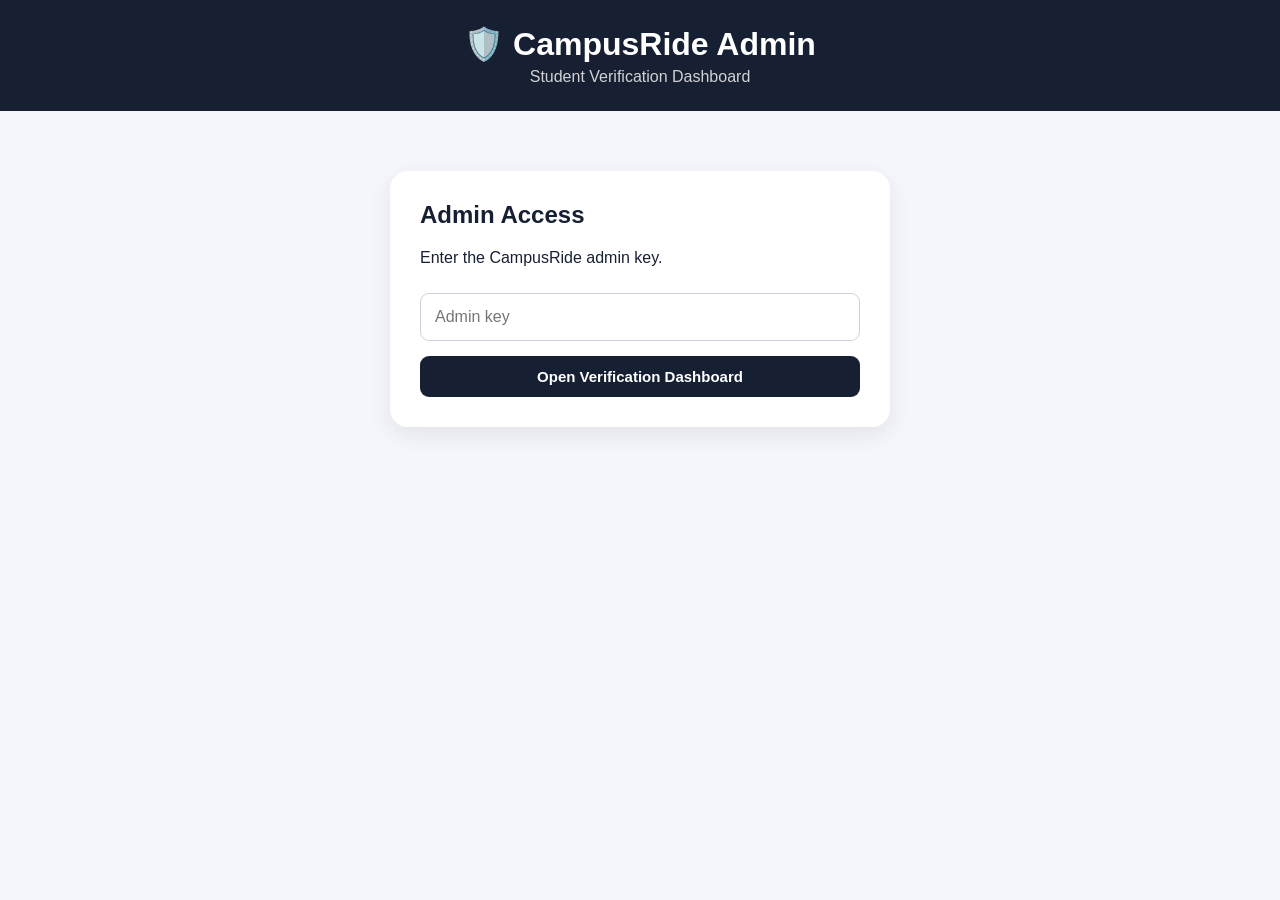
<file: static/admin.html>
<!DOCTYPE html>
<html lang="en">

<head>

    <meta charset="UTF-8">

    <meta
        name="viewport"
        content="width=device-width, initial-scale=1.0"
    >

    <title>CampusRide Admin</title>

    <style>

        * {
            box-sizing: border-box;
        }

        body {
            margin: 0;
            font-family: Arial, sans-serif;
            background: #f4f6fb;
            color: #172033;
        }

        .header {
            background: #172033;
            color: white;
            padding: 25px;
            text-align: center;
        }

        .header h1 {
            margin: 0 0 5px;
        }

        .header p {
            margin: 0;
            opacity: 0.8;
        }

        .container {
            max-width: 1100px;
            margin: 30px auto;
            padding: 0 20px;
        }

        .login-box {
            max-width: 500px;
            margin: 60px auto;
            background: white;
            padding: 30px;
            border-radius: 18px;
            box-shadow: 0 8px 25px rgba(0,0,0,0.08);
        }

        .login-box h2 {
            margin-top: 0;
        }

        input {
            width: 100%;
            padding: 14px;
            border: 1px solid #ccd2dc;
            border-radius: 9px;
            font-size: 16px;
            margin: 10px 0 15px;
        }

        button {
            border: none;
            border-radius: 9px;
            padding: 12px 18px;
            font-size: 15px;
            font-weight: bold;
            cursor: pointer;
        }

        .primary {
            width: 100%;
            background: #172033;
            color: white;
        }

        .approve {
            background: #198754;
            color: white;
        }

        .reject {
            background: #dc3545;
            color: white;
        }

        .document {
            background: #e8edf5;
            color: #172033;
            margin-right: 8px;
            margin-bottom: 8px;
        }

        .user-card {
            background: white;
            border-radius: 18px;
            padding: 25px;
            margin-bottom: 25px;
            box-shadow: 0 5px 20px rgba(0,0,0,0.07);
        }

        .user-card h2 {
            margin-top: 0;
        }

        .info {
            line-height: 1.8;
        }

        .documents {
            margin-top: 20px;
        }

        .actions {
            margin-top: 20px;
            display: flex;
            gap: 10px;
        }

        .message {
            margin-top: 15px;
            padding: 12px;
            border-radius: 8px;
            display: none;
        }

        .error {
            display: block;
            background: #fdecec;
            color: #b91c1c;
        }

        .success {
            display: block;
            background: #e8f8ed;
            color: #166534;
        }

        .empty {
            background: white;
            padding: 30px;
            text-align: center;
            border-radius: 18px;
        }

    </style>

</head>


<body>

    <div class="header">

        <h1>🛡️ CampusRide Admin</h1>

        <p>Student Verification Dashboard</p>

    </div>


    <!-- ADMIN LOGIN -->

    <div
        id="adminLogin"
        class="login-box"
    >

        <h2>Admin Access</h2>

        <p>
            Enter the CampusRide admin key.
        </p>

        <input
            id="adminKey"
            type="password"
            placeholder="Admin key"
        >

        <button
            class="primary"
            onclick="loginAdmin()"
        >
            Open Verification Dashboard
        </button>

        <div
            id="loginMessage"
            class="message"
        ></div>

    </div>


    <!-- DASHBOARD -->

    <div
        id="dashboard"
        class="container"
        style="display:none;"
    >

        <h2>
            Pending Registrations
        </h2>

        <div id="users">
            Loading...
        </div>

    </div>


<script>

    let adminKey = "";


    // =============================
    // ADMIN LOGIN
    // =============================

    async function loginAdmin() {

        adminKey =
            document
                .getElementById("adminKey")
                .value
                .trim();

        const message =
            document.getElementById("loginMessage");

        if (!adminKey) {

            message.className = "message error";

            message.textContent =
                "Please enter the admin key.";

            return;
        }


        try {

            const response =
                await fetch(
                    "/admin/pending-users",
                    {
                        headers: {
                            "X-Admin-Key": adminKey
                        }
                    }
                );


            if (!response.ok) {

                message.className =
                    "message error";

                message.textContent =
                    "Invalid admin key.";

                return;
            }


            document
                .getElementById("adminLogin")
                .style.display = "none";

            document
                .getElementById("dashboard")
                .style.display = "block";


            const data =
                await response.json();

            displayUsers(data.users);


        } catch (error) {

            message.className =
                "message error";

            message.textContent =
                "Cannot connect to CampusRide server.";

        }

    }


    // =============================
    // DISPLAY USERS
    // =============================

    function displayUsers(users) {

        const container =
            document.getElementById("users");

        container.innerHTML = "";


        if (users.length === 0) {

            container.innerHTML = `
                <div class="empty">
                    <h2>🎉 No pending registrations</h2>
                    <p>All student registrations have been processed.</p>
                </div>
            `;

            return;
        }


        users.forEach(user => {

            const card =
                document.createElement("div");

            card.className = "user-card";


            card.innerHTML = `

                <h2>
                    ${escapeHtml(user.name)}
                </h2>

                <div class="info">

                    <strong>Student ID:</strong>
                    ${escapeHtml(user.student_id)}
                    <br>

                    <strong>WhatsApp:</strong>
                    ${escapeHtml(user.whatsapp)}
                    <br>

                    <strong>Role:</strong>
                    ${escapeHtml(user.role)}
                    <br>

                    <strong>Registered:</strong>
                    ${escapeHtml(user.created_at)}

                </div>


                <div class="documents">

                    <h3>Verification Documents</h3>

                    <button
                        class="document"
                        onclick="viewDocument(
                            ${user.id},
                            'id_card'
                        )"
                    >
                        🪪 View ID Card
                    </button>

                    <button
                        class="document"
                        onclick="viewDocument(
                            ${user.id},
                            'admission_slip'
                        )"
                    >
                        📄 View Admission Slip
                    </button>

                    <button
                        class="document"
                        onclick="viewDocument(
                            ${user.id},
                            'passport_photo'
                        )"
                    >
                        📷 View Passport Photo
                    </button>

                </div>


                <div class="actions">

                    <button
                        class="approve"
                        onclick="approveUser(${user.id})"
                    >
                        ✅ Approve
                    </button>

                    <button
                        class="reject"
                        onclick="rejectUser(${user.id})"
                    >
                        ❌ Reject
                    </button>

                </div>

            `;


            container.appendChild(card);

        });

    }


    // =============================
    // VIEW DOCUMENT
    // =============================

    async function viewDocument(
        userId,
        documentType
    ) {

        try {

            const response =
                await fetch(
                    `/admin/document/${userId}/${documentType}`,
                    {
                        headers: {
                            "X-Admin-Key": adminKey
                        }
                    }
                );


            if (!response.ok) {

                alert("Could not open document.");

                return;
            }


            const blob =
                await response.blob();

            const url =
                URL.createObjectURL(blob);


            window.open(url, "_blank");

        } catch (error) {

            alert("Could not open document.");

        }

    }


    // =============================
    // APPROVE
    // =============================

    async function approveUser(userId) {

        if (
            !confirm(
                "Approve this student?"
            )
        ) {
            return;
        }


        const response =
            await fetch(
                `/admin/approve/${userId}`,
                {
                    method: "POST",
                    headers: {
                        "X-Admin-Key": adminKey
                    }
                }
            );


        const data =
            await response.json();


        if (!response.ok) {

            alert(
                data.detail ||
                "Could not approve user."
            );

            return;
        }


        alert(
            "Student approved successfully!"
        );


        loadPendingUsers();

    }


    // =============================
    // REJECT
    // =============================

    async function rejectUser(userId) {

        if (
            !confirm(
                "Reject this registration?"
            )
        ) {
            return;
        }


        const response =
            await fetch(
                `/admin/reject/${userId}`,
                {
                    method: "POST",
                    headers: {
                        "X-Admin-Key": adminKey
                    }
                }
            );


        const data =
            await response.json();


        if (!response.ok) {

            alert(
                data.detail ||
                "Could not reject user."
            );

            return;
        }


        alert(
            "Registration rejected."
        );


        loadPendingUsers();

    }


    // =============================
    // RELOAD
    // =============================

    async function loadPendingUsers() {

        const response =
            await fetch(
                "/admin/pending-users",
                {
                    headers: {
                        "X-Admin-Key": adminKey
                    }
                }
            );


        const data =
            await response.json();


        displayUsers(data.users);

    }


    // =============================
    // HTML SAFETY
    // =============================

    function escapeHtml(value) {

        return String(value)
            .replace(/&/g, "&amp;")
            .replace(/</g, "&lt;")
            .replace(/>/g, "&gt;")
            .replace(/"/g, "&quot;")
            .replace(/'/g, "&#039;");

    }

</script>

</body>

</html>
</file>
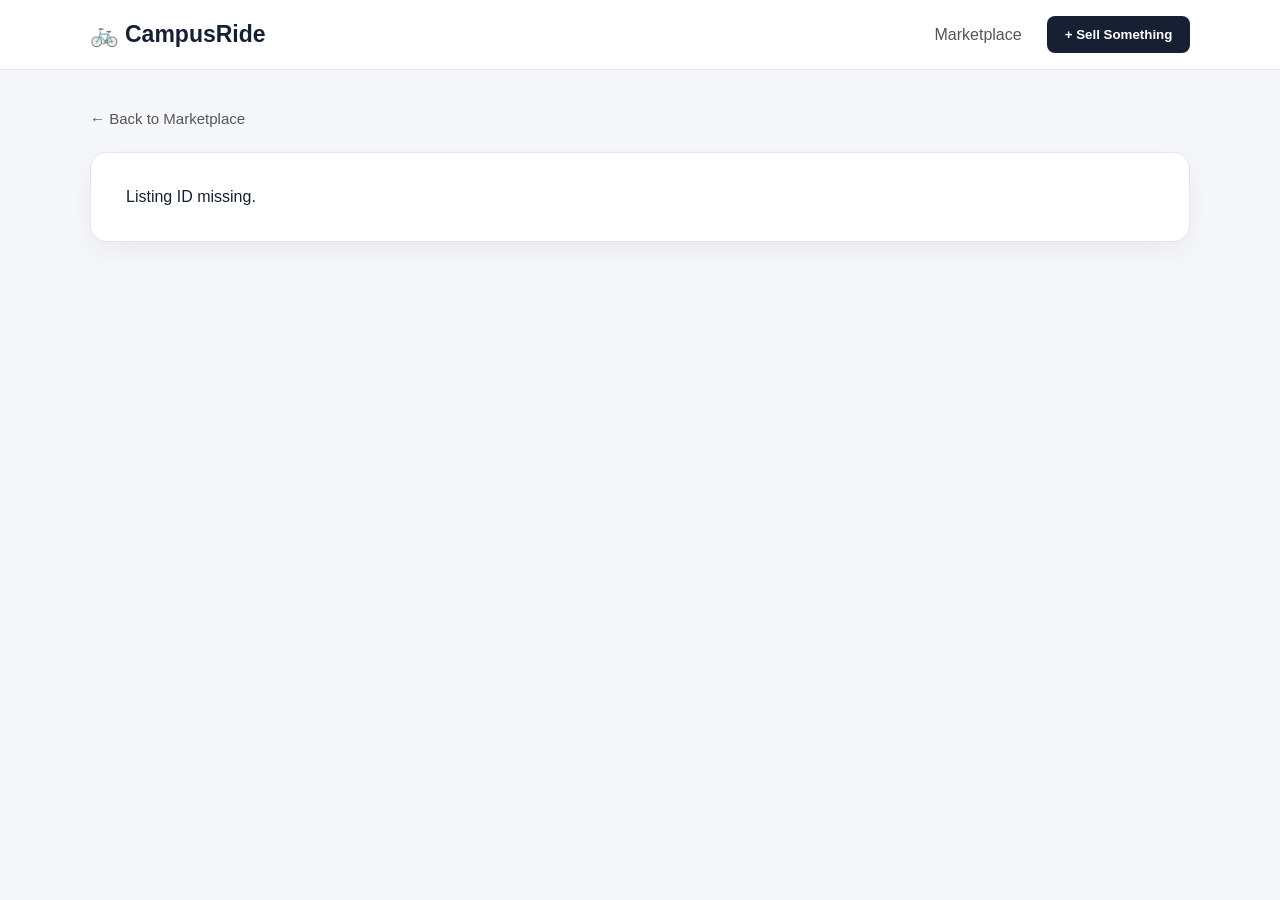
<file: static/listing.html>
<!DOCTYPE html>
<html lang="en">

<head>
    <meta charset="UTF-8">

    <meta name="viewport"
          content="width=device-width, initial-scale=1.0">

    <title>Listing | CampusRide</title>

    <link rel="stylesheet"
          href="/static/style.css">
</head>


<body>

    <!-- NAVBAR -->

    <nav class="navbar">

        <div class="logo">
            🚲 CampusRide
        </div>

        <div class="nav-links">

            <a href="/">
                Marketplace
            </a>

            <a href="/seller.html" id="sellerLink" style="display: none;">
                Seller Dashboard
            </a>

            <button class="sell-btn" onclick="window.location.href='/sell.html'">
                + Sell Something
            </button>

        </div>

    </nav>


    <!-- LISTING -->

    <main class="details-container">

        <button
            class="back-btn"
            onclick="history.back()">

            ← Back to Marketplace

        </button>


        <div
            id="listingDetails"
            class="listing-details">

            <p>Loading listing...</p>

        </div>

    </main>


    <script src="/static/auth.js"></script>
    <script>
        const params = new URLSearchParams(window.location.search);
        const listingId = params.get("id");
        let currentListing = null;

        function escapeHtml(value) {
            if (value === null || value === undefined) return "";
            return String(value)
                .replace(/&/g, "&amp;")
                .replace(/</g, "&lt;")
                .replace(/>/g, "&gt;")
                .replace(/"/g, "&quot;")
                .replace(/'/g, "&#039;");
        }

        function getSenderName() {
            const user = (typeof getCurrentUser === "function") ? getCurrentUser() : null;
            if (!user) return "Buyer";
            if (currentListing && user.student_id === currentListing.seller_student_id) {
                return `${user.name} (Seller)`;
            }
            return user.name;
        }

        async function loadMessages() {
            if (!listingId) return;
            const container = document.getElementById("messages");
            if (!container) return;

            try {
                const response = await fetch(`/messages/${listingId}`);
                if (!response.ok) return;
                const messages = await response.json();

                if (messages.length === 0) {
                    container.innerHTML = `
                        <p class="no-messages" style="color:#777; text-align:center; padding:20px;">
                            No messages yet. Start the conversation!
                        </p>
                    `;
                    return;
                }

                const user = (typeof getCurrentUser === "function") ? getCurrentUser() : null;

                container.innerHTML = messages.map(msg => {
                    const isSeller = msg.sender.includes("(Seller)");
                    const isMe = user && (msg.sender === user.name || msg.sender === `${user.name} (Seller)`);

                    return `
                        <div class="message ${isMe ? "buyer-message" : "seller-message"}">
                            <strong>${escapeHtml(msg.sender)}</strong>
                            <p>${escapeHtml(msg.message)}</p>
                            ${
                                msg.offer_price
                                ? `<div style="margin-top:6px; font-weight:bold; color:#166534;">
                                    💰 Offer: ₹${Number(msg.offer_price).toLocaleString("en-IN")}
                                   </div>`
                                : ""
                            }
                        </div>
                    `;
                }).join("");

                container.scrollTop = container.scrollHeight;
            } catch (error) {
                console.error("Error loading messages:", error);
            }
        }

        async function sendMessage() {
            const input = document.getElementById("messageInput");
            if (!input) return;
            const message = input.value.trim();
            if (!message) return;

            const sender = getSenderName();

            try {
                const response = await fetch("/messages", {
                    method: "POST",
                    headers: { "Content-Type": "application/json" },
                    body: JSON.stringify({
                        listing_id: Number(listingId),
                        sender: sender,
                        message: message,
                        offer_price: null
                    })
                });

                if (!response.ok) {
                    throw new Error("Failed to send message");
                }

                input.value = "";
                await loadMessages();
            } catch (error) {
                console.error(error);
                alert("Could not send message.");
            }
        }

        async function sendOffer() {
            const input = document.getElementById("offerInput");
            if (!input) return;
            const offer = Number(input.value);

            if (!offer || offer <= 0) {
                alert("Please enter a valid offer.");
                return;
            }

            const sender = getSenderName();

            try {
                const response = await fetch("/messages", {
                    method: "POST",
                    headers: { "Content-Type": "application/json" },
                    body: JSON.stringify({
                        listing_id: Number(listingId),
                        sender: sender,
                        message: `Offered ₹${offer.toLocaleString("en-IN")}`,
                        offer_price: offer
                    })
                });

                if (!response.ok) {
                    throw new Error("Failed to send offer");
                }

                input.value = "";
                await loadMessages();
                alert(`Offer of ₹${offer.toLocaleString("en-IN")} sent to seller!`);
            } catch (error) {
                console.error(error);
                alert("Could not send offer.");
            }
        }

        async function loadListing() {
            if (!listingId) {
                document.getElementById("listingDetails").innerHTML =
                    "<p>Listing ID missing.</p>";
                return;
            }

            try {
                const response = await fetch(`/listings/${listingId}`);
                if (!response.ok) {
                    throw new Error("Listing not found");
                }

                const item = await response.json();
                currentListing = item;
                displayListing(item);
            } catch (error) {
                document.getElementById("listingDetails").innerHTML = `
                    <div class="error">
                        <h2>Listing not found</h2>
                        <p>This listing may have been removed or does not exist.</p>
                    </div>
                `;
            }
        }

        function displayListing(item) {
            let emoji = "📦";
            if (item.category === "Cycle") emoji = "🚲";
            if (item.category === "Bike") emoji = "🏍️";
            if (item.category === "Scooty") emoji = "🛵";

            const imageContent = (item.image_url && item.image_url.trim() !== "")
                ? `<img src="${escapeHtml(item.image_url)}" alt="${escapeHtml(item.title)}" class="listing-photo" style="width:100%; height:100%; object-fit:contain; border-radius:14px;">`
                : emoji;

            document.getElementById("listingDetails").innerHTML = `
                <div class="details-image" style="overflow:hidden;">
                    ${imageContent}
                </div>

                <div class="details-info">
                    <div class="card-category">
                        ${escapeHtml(item.category)}
                    </div>

                    <h1>
                        ${escapeHtml(item.title)}
                    </h1>

                    <div class="details-price">
                        ₹${Number(item.price).toLocaleString("en-IN")}
                    </div>

                    <div class="info-grid">
                        <div class="info-box">
                            <span>CONDITION</span>
                            <strong>${escapeHtml(item.condition || "Used")}</strong>
                        </div>

                        <div class="info-box">
                            <span>PURCHASED</span>
                            <strong>${escapeHtml(item.purchase_date || "N/A")}</strong>
                        </div>
                    </div>

                    <div class="description">
                        <h3>Description</h3>
                        <p>${escapeHtml(item.description || "No description provided.")}</p>
                    </div>

                    <div class="seller-box">
                        <h3>Seller Information</h3>
                        <p>👤 <strong>Seller:</strong> ${escapeHtml(item.seller_name || "Campus Student")}</p>
                        <p>📍 <strong>Hostel:</strong> ${escapeHtml(item.hostel || "Pondicherry University")}</p>
                        <p>📱 <strong>WhatsApp:</strong> ${escapeHtml(item.whatsapp || "N/A")}</p>
                    </div>

                    <div class="action-buttons">
                        <button class="chat-btn" onclick="startChat()">
                            💬 Chat with Seller
                        </button>

                        <button class="whatsapp-btn" onclick="openWhatsApp('${escapeHtml(item.whatsapp)}')">
                            📱 WhatsApp Seller
                        </button>
                    </div>

                    <!-- CHAT WITH SELLER -->
                    <div class="chat-box">
                        <h2>💬 Discussion & Offers</h2>
                        <div id="messages" class="messages">
                            <p style="color:#777;">Loading messages...</p>
                        </div>

                        <div class="chat-input">
                            <input
                                id="messageInput"
                                type="text"
                                placeholder="Ask a question or reply..."
                                onkeydown="if(event.key==='Enter') sendMessage()"
                            >
                            <button onclick="sendMessage()">Send</button>
                        </div>
                    </div>

                    <!-- MAKE AN OFFER -->
                    <div class="offer-box">
                        <h2>💰 Make an Offer</h2>
                        <p>Think the price is negotiable? Propose an offer to the seller.</p>

                        <div class="offer-input">
                            <span>₹</span>
                            <input
                                id="offerInput"
                                type="number"
                                placeholder="Enter your offer"
                                onkeydown="if(event.key==='Enter') sendOffer()"
                            >
                            <button onclick="sendOffer()">Send Offer</button>
                        </div>
                    </div>
                </div>
            `;
        }

        function openWhatsApp(number) {
            const message = "Hi, I'm interested in your listing on CampusRide.";
            const url = `https://wa.me/${number}?text=${encodeURIComponent(message)}`;
            window.open(url, "_blank");
        }

        function startChat() {
            const chatBox = document.querySelector(".chat-box");
            if (chatBox) {
                chatBox.scrollIntoView({ behavior: "smooth" });
                const input = document.getElementById("messageInput");
                if (input) input.focus();
            }
        }

        async function init() {
            await loadListing();
            await loadMessages();

            if (typeof getCurrentUser === "function") {
                const user = getCurrentUser();
                if (user && user.role === "seller") {
                    const sellerLink = document.getElementById("sellerLink");
                    if (sellerLink) sellerLink.style.display = "inline-block";
                }
            }
        }

        init();
    </script>

</body>

</html>
</file>
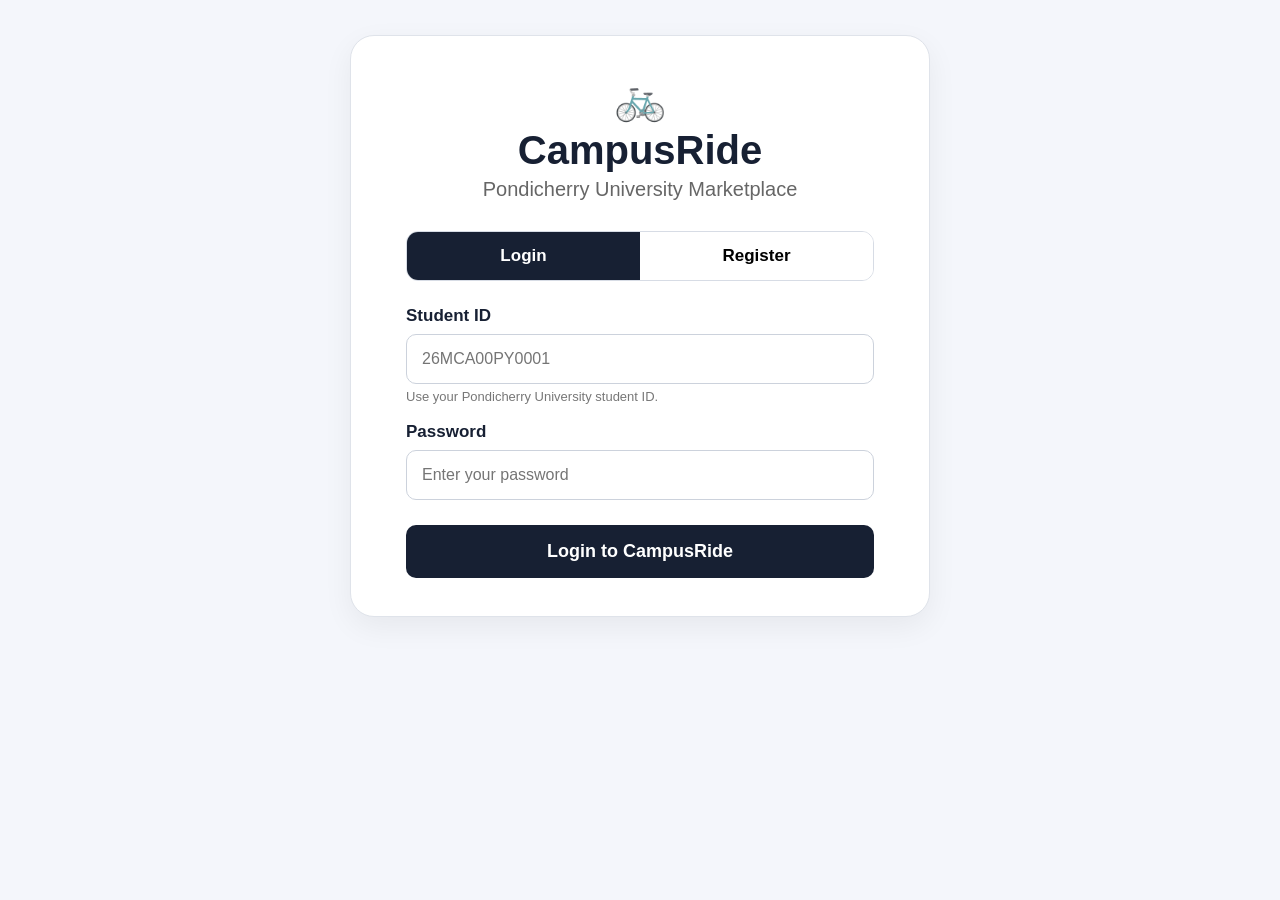
<file: static/login.html>
<!DOCTYPE html>
<html lang="en">
<head>
    <meta charset="UTF-8">
    <meta name="viewport" content="width=device-width, initial-scale=1.0">

    <title>CampusRide - Login</title>

    <style>
        * {
            box-sizing: border-box;
        }

        body {
            margin: 0;
            font-family: Arial, sans-serif;
            background: #f4f6fb;
            color: #172033;
        }

        .container {
            width: 100%;
            max-width: 580px;
            margin: 35px auto;
            background: white;
            border: 1px solid #dfe3ea;
            border-radius: 24px;
            padding: 38px 55px;
            box-shadow: 0 10px 30px rgba(0,0,0,0.06);
        }

        .logo {
            text-align: center;
            margin-bottom: 30px;
        }

        .logo .bike {
            font-size: 42px;
        }

        .logo h1 {
            margin: 5px 0;
            font-size: 40px;
        }

        .logo p {
            margin: 0;
            color: #666;
            font-size: 20px;
        }

        .tabs {
            display: flex;
            margin-bottom: 25px;
            border: 1px solid #d7dce5;
            border-radius: 12px;
            overflow: hidden;
        }

        .tab {
            flex: 1;
            padding: 14px;
            border: none;
            background: white;
            font-size: 17px;
            font-weight: bold;
            cursor: pointer;
        }

        .tab.active {
            background: #172033;
            color: white;
        }

        .form-section {
            display: none;
        }

        .form-section.active {
            display: block;
        }

        label {
            display: block;
            font-weight: bold;
            font-size: 17px;
            margin: 18px 0 8px;
        }

        input,
        select {
            width: 100%;
            padding: 15px;
            border: 1px solid #ccd2dc;
            border-radius: 10px;
            font-size: 16px;
            outline: none;
        }

        input:focus,
        select:focus {
            border-color: #172033;
        }

        .hint {
            font-size: 13px;
            color: #777;
            margin-top: 5px;
        }

        .role-container {
            display: flex;
            gap: 12px;
        }

        .role-button {
            flex: 1;
            padding: 15px;
            border: 1px solid #ccd2dc;
            border-radius: 10px;
            background: white;
            cursor: pointer;
            font-size: 16px;
        }

        .role-button.active {
            background: #172033;
            color: white;
        }

        .submit-button {
            width: 100%;
            margin-top: 25px;
            padding: 16px;
            background: #172033;
            color: white;
            border: none;
            border-radius: 10px;
            font-size: 18px;
            font-weight: bold;
            cursor: pointer;
        }

        .submit-button:hover {
            opacity: 0.9;
        }

        .message {
            display: none;
            padding: 13px;
            border-radius: 10px;
            margin-top: 18px;
            font-weight: bold;
        }

        .success {
            display: block;
            background: #e8f8ed;
            color: #166534;
        }

        .error {
            display: block;
            background: #fdecec;
            color: #b91c1c;
        }

        .pending {
            display: block;
            background: #fff7df;
            color: #92400e;
        }

        .file-label {
            margin-top: 18px;
        }

        .back {
            display: block;
            text-align: center;
            margin-top: 20px;
            color: #172033;
            text-decoration: none;
        }

        .required {
            color: red;
        }

        @media(max-width: 650px) {
            .container {
                margin: 15px;
                padding: 30px 22px;
            }

            .logo h1 {
                font-size: 32px;
            }

            .logo p {
                font-size: 17px;
            }
        }
    </style>
</head>

<body>

<div class="container">

    <div class="logo">
        <div class="bike">🚲</div>
        <h1>CampusRide</h1>
        <p>Pondicherry University Marketplace</p>
    </div>

    <!-- LOGIN / REGISTER TABS -->

    <div class="tabs">
        <button class="tab active" onclick="showSection('login')">
            Login
        </button>

        <button class="tab" onclick="showSection('register')">
            Register
        </button>
    </div>


    <!-- ================= LOGIN ================= -->

    <div id="loginSection" class="form-section active">

        <form id="loginForm">

            <label>
                Student ID
            </label>

            <input
                type="text"
                id="loginStudentId"
                placeholder="26MCA00PY0001"
                required
            >

            <div class="hint">
                Use your Pondicherry University student ID.
            </div>


            <label>
                Password
            </label>

            <input
                type="password"
                id="loginPassword"
                placeholder="Enter your password"
                required
            >


            <button class="submit-button" type="submit">
                Login to CampusRide
            </button>

        </form>

        <div id="loginMessage" class="message"></div>

    </div>


    <!-- ================= REGISTER ================= -->

    <div id="registerSection" class="form-section">

        <form id="registerForm">

            <label>
                Your Name <span class="required">*</span>
            </label>

            <input
                type="text"
                id="registerName"
                name="name"
                placeholder="Enter your full name"
                required
            >


            <label>
                Student ID <span class="required">*</span>
            </label>

            <input
                type="text"
                id="registerStudentId"
                name="student_id"
                placeholder="26MCA00PY0001"
                required
            >

            <div class="hint">
                Allowed IDs: 26MCA00PY0001 to 26MCA00PY0081
            </div>


            <label>
                WhatsApp Number <span class="required">*</span>
            </label>

            <input
                type="tel"
                id="registerWhatsapp"
                name="whatsapp"
                placeholder="9876543210"
                required
            >


            <label>
                Password <span class="required">*</span>
            </label>

            <input
                type="password"
                id="registerPassword"
                name="password"
                placeholder="Minimum 6 characters"
                required
            >


            <label>
                Confirm Password <span class="required">*</span>
            </label>

            <input
                type="password"
                id="confirmPassword"
                placeholder="Enter password again"
                required
            >


            <label>
                I am a...
            </label>

            <div class="role-container">

                <button
                    type="button"
                    class="role-button active"
                    data-role="buyer"
                    onclick="selectRole('buyer')">
                    🛒 Buyer
                </button>

                <button
                    type="button"
                    class="role-button"
                    data-role="seller"
                    onclick="selectRole('seller')">
                    🏪 Seller
                </button>

            </div>

            <input
                type="hidden"
                id="role"
                name="role"
                value="buyer"
            >


            <label class="file-label">
                Student ID Card / Mesh Card <span class="required">*</span>
            </label>

            <input
                type="file"
                id="idCard"
                name="id_card"
                accept="image/jpeg,image/png,image/webp,application/pdf"
                required
            >

            <div class="hint">
                JPG, PNG, WEBP or PDF — maximum 5 MB
            </div>


            <label class="file-label">
                Admission Slip <span class="required">*</span>
            </label>

            <input
                type="file"
                id="admissionSlip"
                name="admission_slip"
                accept="image/jpeg,image/png,image/webp,application/pdf"
                required
            >

            <div class="hint">
                JPG, PNG, WEBP or PDF — maximum 5 MB
            </div>


            <label class="file-label">
                Passport Photo <span class="required">*</span>
            </label>

            <input
                type="file"
                id="passportPhoto"
                name="passport_photo"
                accept="image/jpeg,image/png,image/webp"
                required
            >

            <div class="hint">
                JPG, PNG or WEBP — maximum 5 MB
            </div>


            <button class="submit-button" type="submit">
                Submit Registration
            </button>

        </form>

        <div id="registerMessage" class="message"></div>

    </div>

</div>


<script>

    // =========================
    // SWITCH LOGIN / REGISTER
    // =========================

    function showSection(section) {

        const loginSection =
            document.getElementById("loginSection");

        const registerSection =
            document.getElementById("registerSection");

        const tabs =
            document.querySelectorAll(".tab");

        if (section === "login") {

            loginSection.classList.add("active");
            registerSection.classList.remove("active");

            tabs[0].classList.add("active");
            tabs[1].classList.remove("active");

        } else {

            loginSection.classList.remove("active");
            registerSection.classList.add("active");

            tabs[0].classList.remove("active");
            tabs[1].classList.add("active");

        }
    }


    // =========================
    // SELECT BUYER / SELLER
    // =========================

    let selectedRole = "buyer";

    function selectRole(role) {

        selectedRole = role;

        document.getElementById("role").value = role;

        document.querySelectorAll(".role-button")
            .forEach(button => {

                button.classList.remove("active");

                if (button.dataset.role === role) {
                    button.classList.add("active");
                }

            });
    }


    // =========================
    // STUDENT ID VALIDATION
    // =========================

    function validStudentId(studentId) {

        const pattern =
            /^26MCA00PY00(0[1-9]|[1-7][0-9]|81)$/;

        return pattern.test(studentId);
    }


    // =========================
    // LOGIN
    // =========================

    document
        .getElementById("loginForm")
        .addEventListener("submit", async function(event) {

            event.preventDefault();

            const studentId =
                document
                    .getElementById("loginStudentId")
                    .value
                    .trim()
                    .toUpperCase();

            const password =
                document
                    .getElementById("loginPassword")
                    .value;

            const message =
                document.getElementById("loginMessage");

            message.className = "message";
            message.textContent = "";

            if (!validStudentId(studentId)) {

                message.classList.add("error");

                message.textContent =
                    "Invalid student ID. Use 26MCA00PY0001 to 26MCA00PY0081.";

                return;
            }

            try {

                const response = await fetch("/login", {

                    method: "POST",

                    headers: {
                        "Content-Type": "application/json"
                    },

                    body: JSON.stringify({
                        student_id: studentId,
                        password: password
                    })

                });

                const data = await response.json();

                if (!response.ok) {

                    message.classList.add("error");

                    message.textContent =
                        data.detail || "Login failed.";

                    return;
                }


                // Save logged-in user

                localStorage.setItem(
                    "campusUser",
                    JSON.stringify(data.user)
                );


                message.classList.add("success");

                message.textContent =
                    "Login successful! Redirecting...";


                setTimeout(() => {

                    if (data.user.role === "seller") {

                        window.location.href =
                            "/seller.html";

                    } else {

                        window.location.href =
                            "/";

                    }

                }, 700);


            } catch (error) {

                message.classList.add("error");

                message.textContent =
                    "Cannot connect to CampusRide server.";

            }

        });


    // =========================
    // REGISTER
    // =========================

    document
        .getElementById("registerForm")
        .addEventListener("submit", async function(event) {

            event.preventDefault();

            const message =
                document.getElementById("registerMessage");

            message.className = "message";
            message.textContent = "";


            const studentId =
                document
                    .getElementById("registerStudentId")
                    .value
                    .trim()
                    .toUpperCase();

            const password =
                document
                    .getElementById("registerPassword")
                    .value;

            const confirmPassword =
                document
                    .getElementById("confirmPassword")
                    .value;


            // Student ID check

            if (!validStudentId(studentId)) {

                message.classList.add("error");

                message.textContent =
                    "Invalid student ID. Use 26MCA00PY0001 to 26MCA00PY0081.";

                return;
            }


            // Password check

            if (password.length < 6) {

                message.classList.add("error");

                message.textContent =
                    "Password must be at least 6 characters.";

                return;
            }


            if (password !== confirmPassword) {

                message.classList.add("error");

                message.textContent =
                    "Passwords do not match.";

                return;
            }


            // Create multipart form

            const formData =
                new FormData();

            formData.append(
                "name",
                document.getElementById("registerName").value.trim()
            );

            formData.append(
                "student_id",
                studentId
            );

            formData.append(
                "whatsapp",
                document.getElementById("registerWhatsapp").value.trim()
            );

            formData.append(
                "password",
                password
            );

            formData.append(
                "role",
                selectedRole
            );

            formData.append(
                "id_card",
                document.getElementById("idCard").files[0]
            );

            formData.append(
                "admission_slip",
                document.getElementById("admissionSlip").files[0]
            );

            formData.append(
                "passport_photo",
                document.getElementById("passportPhoto").files[0]
            );


            try {

                const response =
                    await fetch("/register", {

                        method: "POST",

                        body: formData

                    });


                const data =
                    await response.json();


                if (!response.ok) {

                    message.classList.add("error");

                    message.textContent =
                        data.detail || "Registration failed.";

                    return;
                }


                message.classList.add("pending");

                message.textContent =
                    "Registration submitted successfully! Your account is waiting for verification.";


                document
                    .getElementById("registerForm")
                    .reset();

                selectedRole = "buyer";

                document.getElementById("role").value =
                    "buyer";

                selectRole("buyer");


            } catch (error) {

                message.classList.add("error");

                message.textContent =
                    "Cannot connect to CampusRide server.";

            }

        });

</script>
<script src="/static/auth.js"></script>

</body>
</html>
</file>
<file: static/style.css>
* {
    box-sizing: border-box;
    margin: 0;
    padding: 0;
}

body {
    font-family: Arial, Helvetica, sans-serif;
    background: #f6f7fb;
    color: #172033;
}


/* NAVBAR */

.navbar {
    height: 70px;
    background: white;

    display: flex;
    align-items: center;
    justify-content: space-between;

    padding: 0 7%;

    border-bottom: 1px solid #e8e8e8;
}

.logo {
    font-size: 23px;
    font-weight: bold;
}

.nav-links {
    display: flex;
    align-items: center;
    gap: 25px;
}

.nav-links a {
    text-decoration: none;
    color: #555;
}

.sell-btn {
    background: #172033;
    color: white;

    border: none;
    border-radius: 8px;

    padding: 11px 18px;

    cursor: pointer;

    font-weight: bold;
}


/* HERO */

.hero {
    background: #172033;
    color: white;

    padding: 75px 7%;
}

.hero-content {
    max-width: 700px;
}

.small-title {
    color: #9ca8bd;
    font-size: 13px;
    font-weight: bold;
    letter-spacing: 2px;

    margin-bottom: 20px;
}

.hero h1 {
    font-size: 54px;
    line-height: 1.05;

    margin-bottom: 20px;
}

.hero-text {
    color: #c5cad4;

    font-size: 18px;
    line-height: 1.6;

    max-width: 600px;

    margin-bottom: 30px;
}

.primary-btn {
    background: white;
    color: #172033;

    border: none;

    padding: 14px 22px;

    border-radius: 8px;

    font-weight: bold;

    cursor: pointer;
}


/* MAIN */

.container {
    width: 86%;
    max-width: 1200px;

    margin: 45px auto;
}

.market-header h2 {
    font-size: 30px;
    margin-bottom: 7px;
}

.market-header p {
    color: #777;
}


/* SEARCH */

.search-box {
    margin-top: 30px;

    background: white;

    border: 1px solid #ddd;

    border-radius: 10px;

    padding: 15px 18px;

    display: flex;
    align-items: center;

    gap: 10px;
}

.search-box input {
    width: 100%;

    border: none;
    outline: none;

    font-size: 16px;
}


/* CATEGORIES */

.categories {
    display: flex;

    gap: 10px;

    margin: 22px 0;
}

.category {
    border: 1px solid #ddd;

    background: white;

    padding: 10px 17px;

    border-radius: 20px;

    cursor: pointer;
}

.category.active {
    background: #172033;
    color: white;
}


/* LISTINGS */

.listings {
    display: grid;

    grid-template-columns:
        repeat(auto-fill, minmax(260px, 1fr));

    gap: 22px;
}


/* CARD */

.card {
    background: white;

    border-radius: 12px;

    overflow: hidden;

    border: 1px solid #e6e6e6;

    transition: 0.2s;
}

.card:hover {
    transform: translateY(-4px);

    box-shadow:
        0 10px 30px rgba(0,0,0,0.08);
}

.card-image {
    height: 180px;

    background: #e9edf3;

    display: flex;
    align-items: center;
    justify-content: center;

    font-size: 60px;
}

.card-content {
    padding: 20px;
}

.card-category {
    font-size: 12px;

    color: #777;

    text-transform: uppercase;

    font-weight: bold;
}

.card h3 {
    margin: 8px 0;

    font-size: 20px;
}

.price {
    font-size: 22px;

    font-weight: bold;

    margin-bottom: 10px;
}

.condition {
    color: #555;

    margin-bottom: 15px;
}

.view-btn {
    width: 100%;

    padding: 11px;

    border: none;

    border-radius: 7px;

    background: #172033;

    color: white;

    cursor: pointer;
}

.loading {
    color: #777;
}


/* MOBILE */

@media (max-width: 700px) {

    .nav-links a {
        display: none;
    }

    .hero h1 {
        font-size: 40px;
    }

    .navbar {
        padding: 0 5%;
    }

    .container {
        width: 90%;
    }

    .categories {
        overflow-x: auto;
    }
}

/* ============================= */
/* LISTING DETAILS PAGE */
/* ============================= */

.details-container {
    width: 86%;
    max-width: 1100px;
    margin: 40px auto;
}

.back-btn {
    background: transparent;
    border: none;
    color: #555;
    font-size: 15px;
    cursor: pointer;
    margin-bottom: 25px;
}

.listing-details {
    background: white;
    border-radius: 16px;
    padding: 35px;

    display: grid;
    grid-template-columns: 42% 58%;
    gap: 45px;

    border: 1px solid #e5e5e5;

    box-shadow: 0 10px 30px rgba(0,0,0,0.05);
}

.details-image {
    height: 420px;

    background: #e9edf3;

    border-radius: 14px;

    display: flex;
    align-items: center;
    justify-content: center;

    font-size: 130px;
}

.details-info h1 {
    font-size: 38px;
    margin: 10px 0;
}

.details-price {
    font-size: 32px;
    font-weight: bold;
    margin: 15px 0 25px;
}

.info-grid {
    display: grid;
    grid-template-columns: 1fr 1fr;
    gap: 15px;
}

.info-box {
    background: #f6f7fb;
    padding: 18px;
    border-radius: 10px;
}

.info-box span {
    display: block;
    font-size: 11px;
    color: #777;
    margin-bottom: 6px;
    font-weight: bold;
}

.info-box strong {
    font-size: 16px;
}

.description {
    margin-top: 30px;
}

.description h3 {
    margin-bottom: 10px;
}

.description p {
    color: #666;
    line-height: 1.6;
}

.seller-box {
    margin-top: 30px;
    padding: 20px;
    background: #f6f7fb;
    border-radius: 10px;
}

.seller-box h3 {
    margin-bottom: 10px;
}

.seller-box p {
    margin: 5px 0;
    color: #555;
}

.action-buttons {
    display: flex;
    gap: 10px;
    margin-top: 25px;
}

.chat-btn,
.whatsapp-btn {
    flex: 1;
    padding: 14px;
    border: none;
    border-radius: 8px;
    cursor: pointer;
    font-weight: bold;
}

.chat-btn {
    background: #172033;
    color: white;
}

.whatsapp-btn {
    background: #e8f5e9;
    color: #267a31;
}

.offer-box {
    margin-top: 30px;
    padding: 25px;
    border: 1px solid #ddd;
    border-radius: 12px;
}

.offer-box h3 {
    margin-bottom: 8px;
}

.offer-box p {
    color: #777;
    margin-bottom: 15px;
}

.offer-input {
    display: flex;
    align-items: center;

    border: 1px solid #ccc;
    border-radius: 8px;

    padding-left: 12px;
    margin-bottom: 12px;
}

.offer-input input {
    border: none;
    outline: none;
    width: 100%;
    padding: 13px;
    font-size: 16px;
}

.offer-btn {
    width: 100%;
    padding: 13px;

    background: #172033;
    color: white;

    border: none;
    border-radius: 8px;

    cursor: pointer;
    font-weight: bold;
}


/* MOBILE */

@media (max-width: 800px) {

    .listing-details {
        grid-template-columns: 1fr;
    }

    .details-image {
        height: 280px;
    }

    .details-info h1 {
        font-size: 30px;
    }

}

/* ========================= */
/* CHAT */
/* ========================= */

.chat-box {
    margin-top: 30px;
    background: white;
    border: 1px solid #e1e4ea;
    border-radius: 14px;
    padding: 25px;
}

.chat-box h2 {
    margin-top: 0;
}

.messages {
    height: 280px;
    overflow-y: auto;
    background: #f5f6fa;
    border-radius: 10px;
    padding: 15px;
    margin: 20px 0;
}

.message {
    max-width: 70%;
    padding: 10px 14px;
    border-radius: 12px;
    margin-bottom: 12px;
}

.message p {
    margin: 5px 0 0;
}

.buyer-message {
    margin-left: auto;
    background: #172033;
    color: white;
}

.seller-message {
    background: white;
    border: 1px solid #ddd;
    color: #222;
}

.chat-input {
    display: flex;
    gap: 10px;
}

.chat-input input {
    flex: 1;
    padding: 13px;
    border: 1px solid #ccc;
    border-radius: 8px;
    font-size: 15px;
}

.chat-input button {
    padding: 0 25px;
    border: none;
    border-radius: 8px;
    background: #172033;
    color: white;
    font-weight: bold;
    cursor: pointer;
}

/* ========================= */
/* MAKE OFFER */
/* ========================= */

.offer-box {
    margin-top: 25px;
    background: white;
    border: 1px solid #e1e4ea;
    border-radius: 14px;
    padding: 25px;
}

.offer-box h2 {
    margin-top: 0;
}

.offer-input {
    display: flex;
    align-items: center;
    gap: 10px;
    margin-top: 20px;
}

.offer-input span {
    font-size: 20px;
    font-weight: bold;
}

.offer-input input {
    flex: 1;
    padding: 13px;
    border: 1px solid #ccc;
    border-radius: 8px;
    font-size: 16px;
}

.offer-input button {
    padding: 13px 20px;
    border: none;
    border-radius: 8px;
    background: #172033;
    color: white;
    font-weight: bold;
    cursor: pointer;
}

.dashboard-section {
    margin-top: 30px;
}

.dashboard-card {
    background: white;
    border: 1px solid #e1e4ea;
    border-radius: 14px;
    padding: 20px;
    margin-bottom: 15px;

    display: flex;
    justify-content: space-between;
    align-items: center;
}

.dashboard-card h3 {
    margin-top: 0;
}

.offer-card {
    background: white;
    border: 1px solid #e1e4ea;
    border-radius: 14px;
    padding: 20px;
    margin-bottom: 15px;
}

.buyer-offer {
    font-size: 24px;
    font-weight: bold;
    margin: 15px 0;
}

.offer-card button {
    background: #172033;
    color: white;
    border: none;
    padding: 12px 20px;
    border-radius: 8px;
    cursor: pointer;
}

.form-container {
    max-width: 700px;
    margin: 50px auto;
    background: white;
    padding: 35px;
    border-radius: 16px;
    border: 1px solid #e1e4ea;
}

.form-container h1 {
    margin-top: 0;
}

.form-container label {
    display: block;
    margin-top: 20px;
    margin-bottom: 7px;
    font-weight: 600;
}

.form-container input,
.form-container select,
.form-container textarea {
    width: 100%;
    box-sizing: border-box;
    padding: 13px;
    border: 1px solid #d5d9e0;
    border-radius: 8px;
    font-size: 15px;
}

.form-container textarea {
    resize: vertical;
}

.form-container button {
    margin-top: 25px;
    width: 100%;
}

/* ========================= */
/* LOGIN */
/* ========================= */

.login-page {
    min-height: 100vh;
    display: flex;
    justify-content: center;
    align-items: center;
    background: #f5f6fa;
}

.login-card {
    width: 420px;
    max-width: 90%;
    background: white;
    padding: 40px;
    border-radius: 18px;
    border: 1px solid #e1e4ea;
    box-shadow: 0 10px 30px rgba(0, 0, 0, 0.06);
    text-align: center;
}

.login-logo {
    font-size: 45px;
}

.login-card h1 {
    margin-bottom: 5px;
}

.login-subtitle {
    color: #666;
    margin-bottom: 30px;
}

.login-card label {
    display: block;
    text-align: left;
    font-weight: 600;
    margin-top: 18px;
    margin-bottom: 7px;
}

.login-card input[type="text"],
.login-card input[type="tel"] {
    width: 100%;
    box-sizing: border-box;
    padding: 13px;
    border: 1px solid #d5d9e0;
    border-radius: 8px;
    font-size: 15px;
}

.role-buttons {
    display: flex;
    gap: 10px;
}

.role-button {
    flex: 1;
    padding: 14px;
    border: 1px solid #d5d9e0;
    background: white;
    border-radius: 8px;
    cursor: pointer;
    font-size: 15px;
}

.role-button.active {
    background: #172033;
    color: white;
    border-color: #172033;
}

.login-button {
    width: 100%;
    margin-top: 25px;
    padding: 14px;
    border: none;
    border-radius: 8px;
    background: #172033;
    color: white;
    font-size: 16px;
    font-weight: bold;
    cursor: pointer;
}

.listing-photo {
    width: 100%;
    height: 100%;
    object-fit: contain;
    border-radius: 14px;
}
</file>
